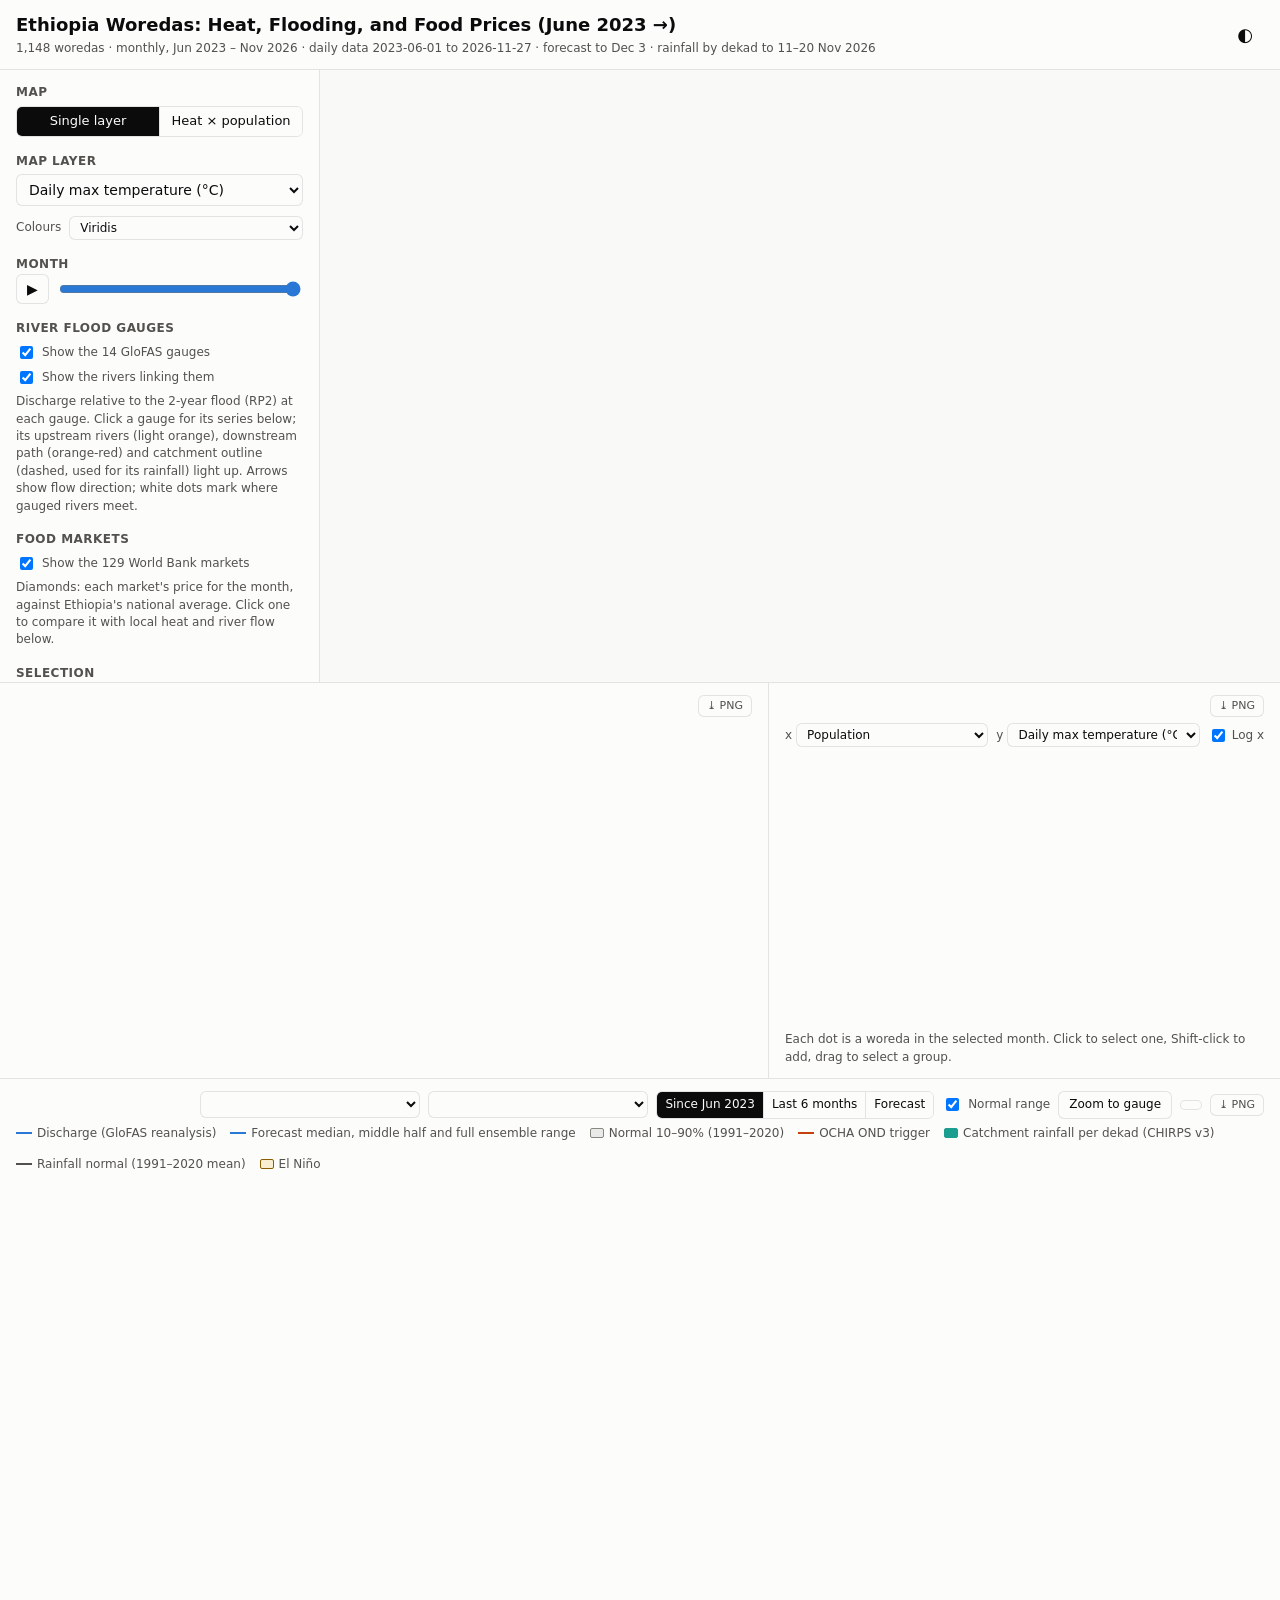
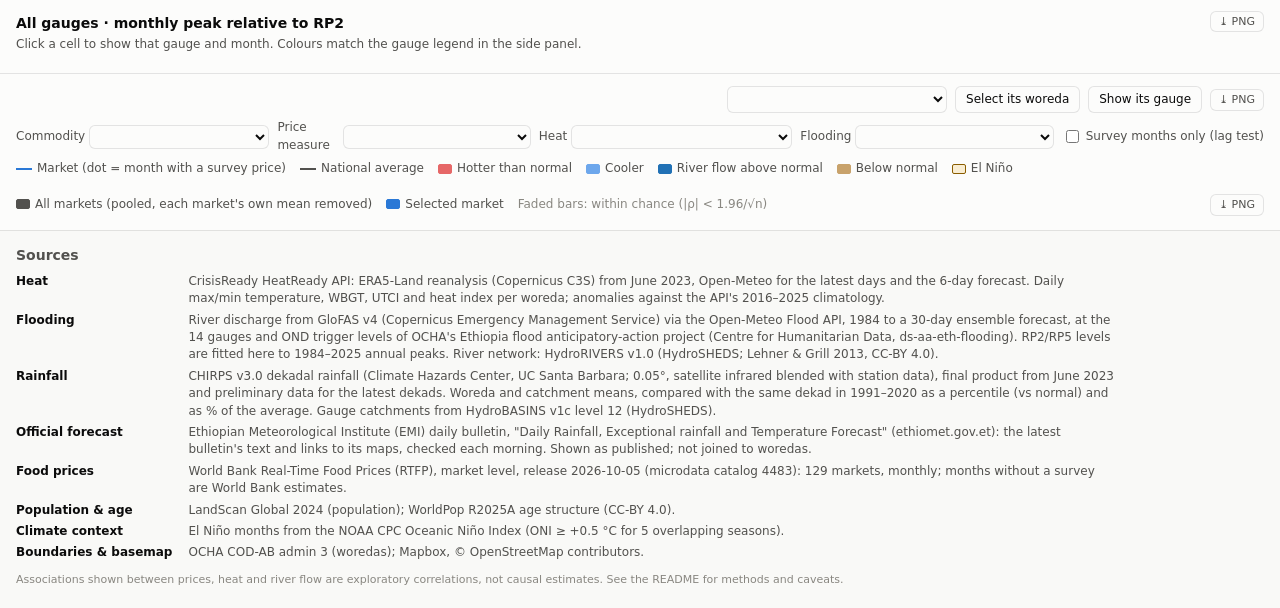
<file: index.html>
<!doctype html>
<html lang="en">
<head>
  <meta charset="utf-8">
  <meta name="viewport" content="width=device-width, initial-scale=1">
  <title>Ethiopia Woredas: Heat, Flooding, and Food Prices (June 2023 →)</title>
  <link href="https://api.mapbox.com/mapbox-gl-js/v3.7.0/mapbox-gl.css" rel="stylesheet">
  <link href="style.css?v=15" rel="stylesheet">
</head>
<body>
  <header>
    <div>
      <h1>Ethiopia Woredas: Heat, Flooding, and Food Prices (June 2023 →)</h1>
      <p class="sub" id="coverage"></p>
    </div>
    <button id="themeBtn" class="ghost" type="button" aria-label="Toggle light/dark">◐</button>
  </header>

  <main>
    <aside id="panel">
      <section>
        <span class="lbl">Map</span>
        <div class="seg" role="group" aria-label="Map mode">
          <button type="button" data-mode="single" aria-pressed="true">Single layer</button>
          <button type="button" data-mode="bi" aria-pressed="false">Heat × population</button>
        </div>
      </section>

      <section id="singleCtl">
        <label for="metric" class="lbl">Map layer</label>
        <select id="metric"></select>
        <p id="metricDesc" class="desc"></p>
        <div id="legend"></div>
        <label class="scheme"><span>Colours</span>
          <select id="scheme">
            <option value="viridis">Viridis</option>
            <option value="classic">Classic (by theme)</option>
          </select>
        </label>
      </section>

      <section id="biCtl" hidden>
        <label for="biY" class="lbl">Heat</label>
        <select id="biY" data-axis="y"></select>
        <label for="biX" class="lbl lblGap">Population or age</label>
        <select id="biX" data-axis="x"></select>
        <p class="desc">Each woreda is ranked into thirds on both. Dark woredas are among the hottest and the most populated.</p>
        <div id="bivLegend"></div>
        <div id="hotspots"></div>
      </section>

      <section id="timeCtl">
        <div class="row">
          <span class="lbl">Month</span>
          <span id="monthLabel" class="month"></span>
          <span id="partBadge" class="badge fc" hidden>Month to date</span>
          <span id="ensoBadge" class="badge" hidden>El Niño</span>
        </div>
        <div class="row">
          <button id="playBtn" type="button" aria-label="Play">▶</button>
          <input id="slider" type="range" min="0" step="1" aria-label="Month">
        </div>
      </section>
      <section id="dayCtl" hidden>
        <div class="row">
          <span class="lbl">Day</span>
          <span id="dayLabel" class="month"></span>
          <span id="fcBadge" class="badge fc" hidden>Forecast</span>
        </div>
        <div class="row">
          <input id="daySlider" type="range" min="0" step="1" aria-label="Day">
        </div>
      </section>
      <section id="dekCtl" hidden>
        <div class="row">
          <span class="lbl">Dekad</span>
          <span id="dekLabel" class="month"></span>
          <span id="dekBadge" class="badge" hidden>El Niño</span>
          <span id="dekPre" class="badge fc" hidden>Preliminary</span>
        </div>
        <div class="row">
          <button id="dekPlay" type="button" aria-label="Play">▶</button>
          <input id="dekSlider" type="range" min="0" step="1" aria-label="Dekad">
        </div>
      </section>
      <p id="staticNote" class="desc" hidden></p>

      <section id="gaugeCtl">
        <span class="lbl">River flood gauges</span>
        <label class="check"><input type="checkbox" id="showGauges" checked> Show the 14 GloFAS gauges</label>
        <label class="check" id="riverRow"><input type="checkbox" id="showRivers" checked> Show the rivers linking them</label>
        <div id="gaugeLegend"></div>
        <p class="desc">Discharge relative to the 2-year flood (RP2) at each gauge. Click a gauge for its series below; its upstream rivers (light orange), downstream path (orange-red) and catchment outline (dashed, used for its rainfall) light up. Arrows show flow direction; white dots mark where gauged rivers meet.</p>
      </section>

      <section id="marketCtl">
        <span class="lbl">Food markets</span>
        <label class="check"><input type="checkbox" id="showMarkets" checked> Show the 129 World Bank markets</label>
        <div id="marketLegend"></div>
        <p class="desc">Diamonds: each market's price for the month, against Ethiopia's national average. Click one to compare it with local heat and river flow below.</p>
      </section>

      <section>
        <label for="find" class="lbl">Selection</label>
        <input id="find" list="woredaList" placeholder="Find a woreda…" autocomplete="off">
        <datalist id="woredaList"></datalist>
        <label class="check"><input type="checkbox" id="addMode"> Add to selection</label>
      </section>

      <section id="detail"></section>
    </aside>

    <div id="mapWrap">
      <div id="map"></div>
      <div id="tip" hidden></div>
    </div>
  </main>

  <div id="bottom">
    <section id="chartWrap">
      <div class="chartHead">
        <h2 id="chartTitle"></h2>
        <div class="legendRow" id="chartLegend"></div>
        <button type="button" class="png" data-png="chart" title="Download this chart as PNG">PNG</button>
      </div>
      <div id="chart"></div>
      <div id="chartTip" class="ftip" hidden></div>
    </section>

    <section id="scatterWrap">
      <div class="chartHead">
        <h2 id="scatterTitle"></h2>
        <span id="rho" class="rho"></span>
        <button type="button" class="png" data-png="scatter" title="Download this scatterplot as PNG">PNG</button>
      </div>
      <div class="scatterCtl">
        <label><span>x</span><select id="sX" data-axis="x"></select></label>
        <label><span>y</span><select id="sY" data-axis="y"></select></label>
        <label class="check"><input type="checkbox" id="sLog" checked> Log x</label>
      </div>
      <div id="scatter"></div>
      <div id="scatterTip" class="ftip" hidden></div>
      <p class="desc">Each dot is a woreda in the selected month. Click to select one, Shift-click to add, drag to select a group.</p>
    </section>
  </div>

  <section id="emiWrap" hidden>
    <div class="chartHead">
      <div>
        <h2 id="emiTitle">EthioMet official forecast</h2>
        <div class="desc" id="emiWhere"></div>
      </div>
      <div class="floodCtl">
        <div class="seg" id="emiDays" role="group" aria-label="Forecast day"></div>
        <a id="emiLink" class="btnLink" target="_blank" rel="noopener">Open the bulletin ↗</a>
      </div>
    </div>
    <div id="emiGrid"></div>
    <p class="desc" id="emiNote"></p>
  </section>

  <section id="floodWrap">
    <div class="chartHead">
      <div>
        <h2 id="floodTitle"></h2>
        <div class="desc" id="floodWhere"></div>
        <div class="desc" id="floodLinks"></div>
      </div>
      <div class="floodCtl">
        <select id="gaugeSel" aria-label="Gauge"></select>
        <select id="gaugeCmp" aria-label="Compare with a connected gauge"></select>
        <div class="seg" id="floodRange" role="group" aria-label="Time range">
          <button type="button" data-range="all" aria-pressed="true">Since Jun 2023</button>
          <button type="button" data-range="recent" aria-pressed="false">Last 6 months</button>
          <button type="button" data-range="fc" aria-pressed="false">Forecast</button>
        </div>
        <label class="check"><input type="checkbox" id="showNormal" checked> Normal range</label>
        <button type="button" id="zoomGauge">Zoom to gauge</button>
        <button type="button" id="selZone"></button>
        <button type="button" class="png" data-png="flood" title="Download this chart as PNG">PNG</button>
      </div>
    </div>
    <div class="legendRow fleg">
      <span><i style="background:var(--accent)"></i>Discharge (GloFAS reanalysis)</span>
      <span><i style="background:var(--accent);height:0;border-top:2px dashed var(--accent)"></i>Forecast median, middle half and full ensemble range</span>
      <span><i class="box" style="background:var(--normal);border-color:var(--muted)"></i>Normal 10–90% (1991–2020)</span>
      <span id="cmpKey" hidden><i style="background:var(--cmp)"></i><span></span></span>
      <span><i style="background:var(--trigger)"></i>OCHA OND trigger</span>
      <span id="rainKey"><i class="box" style="background:var(--rain);border-color:var(--rain)"></i>Catchment rainfall per dekad (CHIRPS v3)</span>
      <span id="rainNorm"><i style="background:var(--ink-2);height:0;border-top:2px dashed var(--ink-2)"></i>Rainfall normal (1991–2020 mean)</span>
      <span><i class="box"></i>El Niño</span>
    </div>
    <div id="fchart"></div>
    <div id="fchartTip" class="ftip" hidden></div>
    <div id="floodStats"></div>
    <div class="chartHead stripHead">
      <h2 class="stripTitle">All gauges · monthly peak relative to RP2</h2>
      <button type="button" class="png" data-png="strip" title="Download this grid as PNG">PNG</button>
    </div>
    <p class="desc">Click a cell to show that gauge and month. Colours match the gauge legend in the side panel.</p>
    <div id="fstrip"></div>
    <div id="fstripTip" class="ftip" hidden></div>
    <p class="desc" id="floodSrc"></p>
  </section>

  <section id="foodWrap">
    <div class="chartHead">
      <div>
        <h2 id="foodTitle"></h2>
        <div class="desc" id="foodWhere"></div>
      </div>
      <div class="floodCtl">
        <select id="marketSel" aria-label="Market"></select>
        <button type="button" id="fpWoreda">Select its woreda</button>
        <button type="button" id="fpGauge">Show its gauge</button>
        <button type="button" class="png" data-png="food" title="Download this chart as PNG">PNG</button>
      </div>
    </div>
    <div class="scatterCtl fpCtl">
      <label><span>Commodity</span><select id="fpCom"></select></label>
      <label><span>Price measure</span><select id="fpMeas"></select></label>
      <label><span>Heat</span><select id="fpHeat"></select></label>
      <label><span>Flooding</span><select id="fpFlood"></select></label>
      <label class="check"><input type="checkbox" id="fpObs"> Survey months only (lag test)</label>
    </div>
    <div class="legendRow fleg">
      <span><i style="background:var(--accent)"></i>Market (dot = month with a survey price)</span>
      <span><i style="background:var(--national)"></i>National average</span>
      <span><i class="box" style="background:var(--warm);border-color:var(--warm)"></i>Hotter than normal</span>
      <span><i class="box" style="background:var(--cool);border-color:var(--cool)"></i>Cooler</span>
      <span><i class="box" style="background:var(--wet);border-color:var(--wet)"></i>River flow above normal</span>
      <span><i class="box" style="background:var(--dry);border-color:var(--dry)"></i>Below normal</span>
      <span><i class="box"></i>El Niño</span>
    </div>
    <div id="fpchart"></div>
    <div id="fpTip" class="ftip" hidden></div>
    <div class="lags">
      <div id="lagHeat"></div>
      <div id="lagFlood"></div>
    </div>
    <div class="legendRow fleg"><span><i class="box bAllKey"></i>All markets (pooled, each market's own mean removed)</span><span><i class="box bOneKey"></i>Selected market</span><span class="m">Faded bars: within chance (|ρ| &lt; 1.96/√n)</span><button type="button" class="png" data-png="lags" title="Download this pair of lag charts as PNG">PNG</button></div>
    <p class="desc" id="lagNote"></p>
    <p class="desc" id="foodSrc"></p>
  </section>

  <footer>
    <h2>Sources</h2>
    <dl class="sources">
      <dt>Heat</dt>
      <dd>CrisisReady HeatReady API: ERA5-Land reanalysis (Copernicus C3S) from June 2023, Open-Meteo for the latest days and the 6-day forecast. Daily max/min temperature, WBGT, UTCI and heat index per woreda; anomalies against the API's 2016–2025 climatology.</dd>
      <dt>Flooding</dt>
      <dd>River discharge from GloFAS v4 (Copernicus Emergency Management Service) via the Open-Meteo Flood API, 1984 to a 30-day ensemble forecast, at the 14 gauges and OND trigger levels of OCHA's Ethiopia flood anticipatory-action project (Centre for Humanitarian Data, ds-aa-eth-flooding). RP2/RP5 levels are fitted here to 1984–2025 annual peaks. River network: HydroRIVERS v1.0 (HydroSHEDS; Lehner &amp; Grill 2013, CC-BY 4.0).</dd>
      <dt>Rainfall</dt>
      <dd>CHIRPS v3.0 dekadal rainfall (Climate Hazards Center, UC Santa Barbara; 0.05°, satellite infrared blended with station data), final product from June 2023 and preliminary data for the latest dekads. Woreda and catchment means, compared with the same dekad in 1991–2020 as a percentile (vs normal) and as % of the average. Gauge catchments from HydroBASINS v1c level 12 (HydroSHEDS).</dd>
      <dt>Official forecast</dt>
      <dd>Ethiopian Meteorological Institute (EMI) daily bulletin, "Daily Rainfall, Exceptional rainfall and Temperature Forecast" (ethiomet.gov.et): the latest bulletin's text and links to its maps, checked each morning. Shown as published; not joined to woredas.</dd>
      <dt>Food prices</dt>
      <dd>World Bank Real-Time Food Prices (RTFP), market level, release <span id="fpRel">2026-10-05</span> (microdata catalog 4483): 129 markets, monthly; months without a survey are World Bank estimates.</dd>
      <dt>Population &amp; age</dt>
      <dd>LandScan Global 2024 (population); WorldPop R2025A age structure (CC-BY 4.0).</dd>
      <dt>Climate context</dt>
      <dd>El Niño months from the NOAA CPC Oceanic Niño Index (ONI ≥ +0.5 °C for 5 overlapping seasons).</dd>
      <dt>Boundaries &amp; basemap</dt>
      <dd>OCHA COD-AB admin 3 (woredas); Mapbox, © OpenStreetMap contributors.</dd>
    </dl>
    <p class="note">Associations shown between prices, heat and river flow are exploratory correlations, not causal estimates. See the README for methods and caveats.</p>
  </footer>

  <script src="https://api.mapbox.com/mapbox-gl-js/v3.7.0/mapbox-gl.js"></script>
  <script src="config.js"></script>
  <script src="data/geo.js?v=3"></script>
  <script src="data/rivers.js?v=202611041614"></script>
  <script src="data/food.js?v=202611280737"></script>
  <script src="data/flood.js?v=202611280737"></script>
  <script src="data/rain.js?v=202611280737"></script>
  <script src="data/ethiomet.js?v=202611280737"></script>
  <script src="data/data.js?v=202611280733"></script>
  <script src="app.js?v=29"></script>
</body>
</html>
</file>
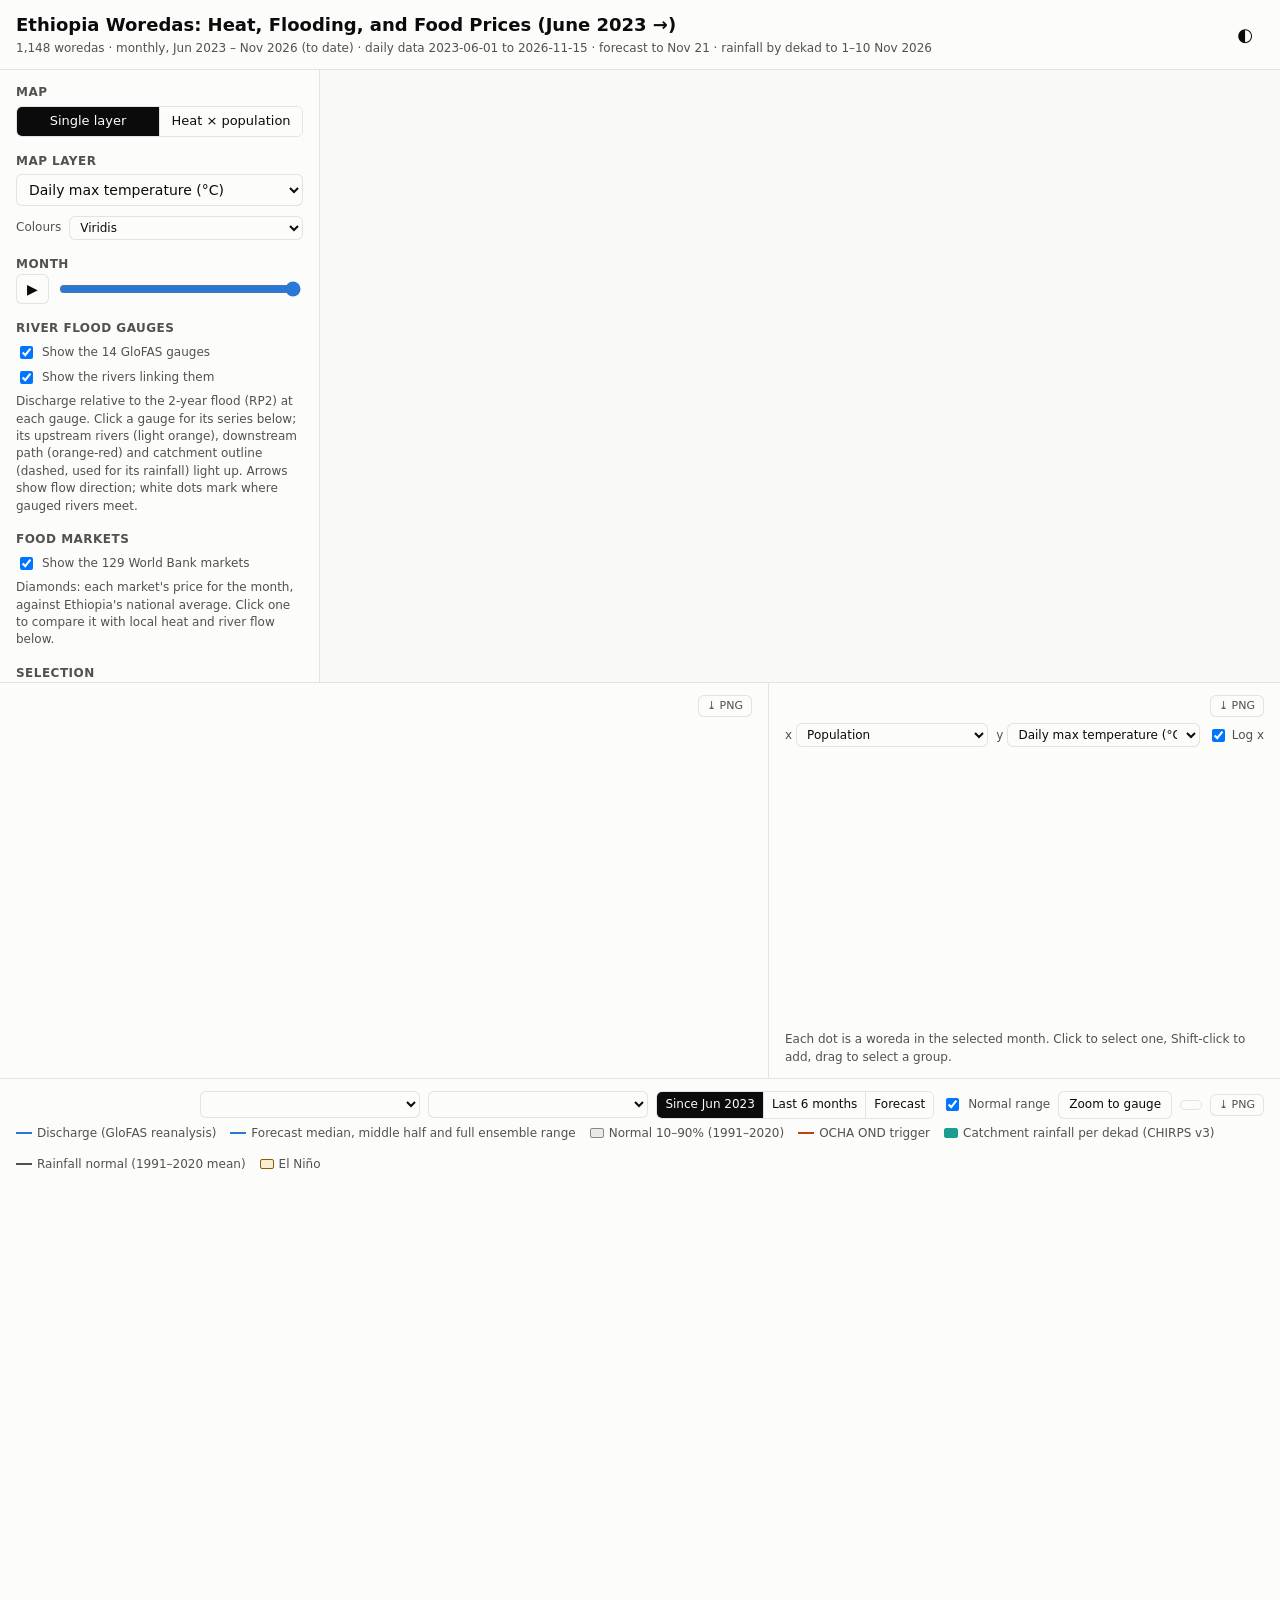
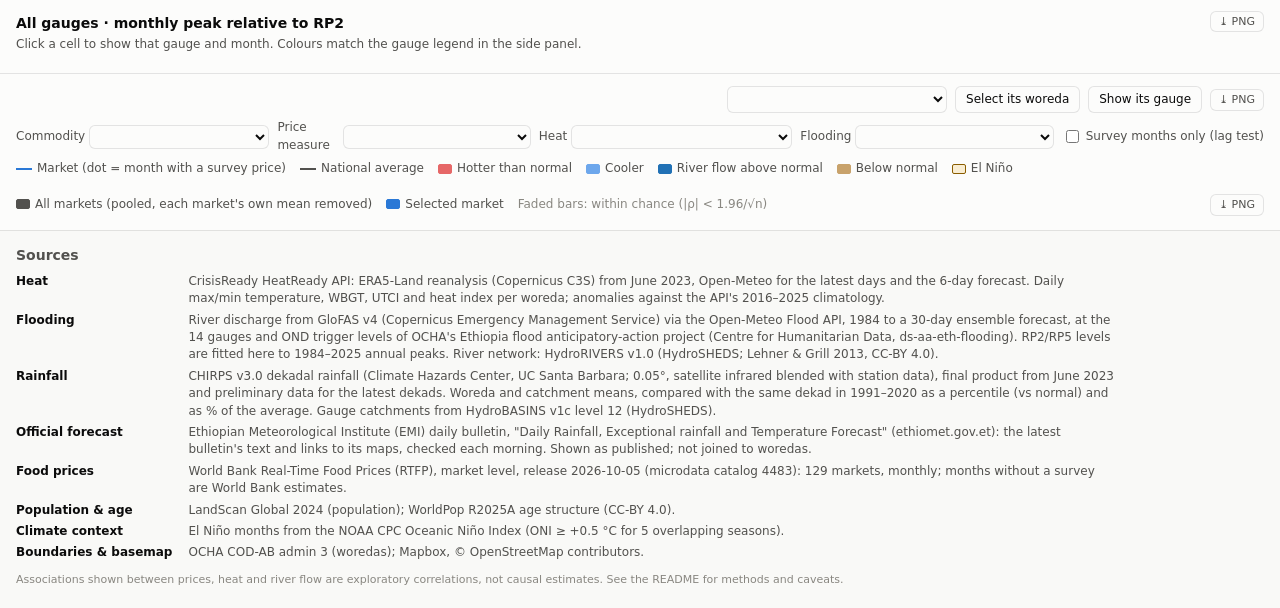
<file: app/index.html>
<!doctype html>
<html lang="en">
<head>
  <meta charset="utf-8">
  <meta name="viewport" content="width=device-width, initial-scale=1">
  <title>Ethiopia Woredas: Heat, Flooding, and Food Prices (June 2023 →)</title>
  <link href="https://api.mapbox.com/mapbox-gl-js/v3.7.0/mapbox-gl.css" rel="stylesheet">
  <link href="style.css?v=15" rel="stylesheet">
</head>
<body>
  <header>
    <div>
      <h1>Ethiopia Woredas: Heat, Flooding, and Food Prices (June 2023 →)</h1>
      <p class="sub" id="coverage"></p>
    </div>
    <button id="themeBtn" class="ghost" type="button" aria-label="Toggle light/dark">◐</button>
  </header>

  <main>
    <aside id="panel">
      <section>
        <span class="lbl">Map</span>
        <div class="seg" role="group" aria-label="Map mode">
          <button type="button" data-mode="single" aria-pressed="true">Single layer</button>
          <button type="button" data-mode="bi" aria-pressed="false">Heat × population</button>
        </div>
      </section>

      <section id="singleCtl">
        <label for="metric" class="lbl">Map layer</label>
        <select id="metric"></select>
        <p id="metricDesc" class="desc"></p>
        <div id="legend"></div>
        <label class="scheme"><span>Colours</span>
          <select id="scheme">
            <option value="viridis">Viridis</option>
            <option value="classic">Classic (by theme)</option>
          </select>
        </label>
      </section>

      <section id="biCtl" hidden>
        <label for="biY" class="lbl">Heat</label>
        <select id="biY" data-axis="y"></select>
        <label for="biX" class="lbl lblGap">Population or age</label>
        <select id="biX" data-axis="x"></select>
        <p class="desc">Each woreda is ranked into thirds on both. Dark woredas are among the hottest and the most populated.</p>
        <div id="bivLegend"></div>
        <div id="hotspots"></div>
      </section>

      <section id="timeCtl">
        <div class="row">
          <span class="lbl">Month</span>
          <span id="monthLabel" class="month"></span>
          <span id="partBadge" class="badge fc" hidden>Month to date</span>
          <span id="ensoBadge" class="badge" hidden>El Niño</span>
        </div>
        <div class="row">
          <button id="playBtn" type="button" aria-label="Play">▶</button>
          <input id="slider" type="range" min="0" step="1" aria-label="Month">
        </div>
      </section>
      <section id="dayCtl" hidden>
        <div class="row">
          <span class="lbl">Day</span>
          <span id="dayLabel" class="month"></span>
          <span id="fcBadge" class="badge fc" hidden>Forecast</span>
        </div>
        <div class="row">
          <input id="daySlider" type="range" min="0" step="1" aria-label="Day">
        </div>
      </section>
      <section id="dekCtl" hidden>
        <div class="row">
          <span class="lbl">Dekad</span>
          <span id="dekLabel" class="month"></span>
          <span id="dekBadge" class="badge" hidden>El Niño</span>
          <span id="dekPre" class="badge fc" hidden>Preliminary</span>
        </div>
        <div class="row">
          <button id="dekPlay" type="button" aria-label="Play">▶</button>
          <input id="dekSlider" type="range" min="0" step="1" aria-label="Dekad">
        </div>
      </section>
      <p id="staticNote" class="desc" hidden></p>

      <section id="gaugeCtl">
        <span class="lbl">River flood gauges</span>
        <label class="check"><input type="checkbox" id="showGauges" checked> Show the 14 GloFAS gauges</label>
        <label class="check" id="riverRow"><input type="checkbox" id="showRivers" checked> Show the rivers linking them</label>
        <div id="gaugeLegend"></div>
        <p class="desc">Discharge relative to the 2-year flood (RP2) at each gauge. Click a gauge for its series below; its upstream rivers (light orange), downstream path (orange-red) and catchment outline (dashed, used for its rainfall) light up. Arrows show flow direction; white dots mark where gauged rivers meet.</p>
      </section>

      <section id="marketCtl">
        <span class="lbl">Food markets</span>
        <label class="check"><input type="checkbox" id="showMarkets" checked> Show the 129 World Bank markets</label>
        <div id="marketLegend"></div>
        <p class="desc">Diamonds: each market's price for the month, against Ethiopia's national average. Click one to compare it with local heat and river flow below.</p>
      </section>

      <section>
        <label for="find" class="lbl">Selection</label>
        <input id="find" list="woredaList" placeholder="Find a woreda…" autocomplete="off">
        <datalist id="woredaList"></datalist>
        <label class="check"><input type="checkbox" id="addMode"> Add to selection</label>
      </section>

      <section id="detail"></section>
    </aside>

    <div id="mapWrap">
      <div id="map"></div>
      <div id="tip" hidden></div>
    </div>
  </main>

  <div id="bottom">
    <section id="chartWrap">
      <div class="chartHead">
        <h2 id="chartTitle"></h2>
        <div class="legendRow" id="chartLegend"></div>
        <button type="button" class="png" data-png="chart" title="Download this chart as PNG">PNG</button>
      </div>
      <div id="chart"></div>
      <div id="chartTip" class="ftip" hidden></div>
    </section>

    <section id="scatterWrap">
      <div class="chartHead">
        <h2 id="scatterTitle"></h2>
        <span id="rho" class="rho"></span>
        <button type="button" class="png" data-png="scatter" title="Download this scatterplot as PNG">PNG</button>
      </div>
      <div class="scatterCtl">
        <label><span>x</span><select id="sX" data-axis="x"></select></label>
        <label><span>y</span><select id="sY" data-axis="y"></select></label>
        <label class="check"><input type="checkbox" id="sLog" checked> Log x</label>
      </div>
      <div id="scatter"></div>
      <div id="scatterTip" class="ftip" hidden></div>
      <p class="desc">Each dot is a woreda in the selected month. Click to select one, Shift-click to add, drag to select a group.</p>
    </section>
  </div>

  <section id="emiWrap" hidden>
    <div class="chartHead">
      <div>
        <h2 id="emiTitle">EthioMet official forecast</h2>
        <div class="desc" id="emiWhere"></div>
      </div>
      <div class="floodCtl">
        <div class="seg" id="emiDays" role="group" aria-label="Forecast day"></div>
        <a id="emiLink" class="btnLink" target="_blank" rel="noopener">Open the bulletin ↗</a>
      </div>
    </div>
    <div id="emiGrid"></div>
    <p class="desc" id="emiNote"></p>
  </section>

  <section id="floodWrap">
    <div class="chartHead">
      <div>
        <h2 id="floodTitle"></h2>
        <div class="desc" id="floodWhere"></div>
        <div class="desc" id="floodLinks"></div>
      </div>
      <div class="floodCtl">
        <select id="gaugeSel" aria-label="Gauge"></select>
        <select id="gaugeCmp" aria-label="Compare with a connected gauge"></select>
        <div class="seg" id="floodRange" role="group" aria-label="Time range">
          <button type="button" data-range="all" aria-pressed="true">Since Jun 2023</button>
          <button type="button" data-range="recent" aria-pressed="false">Last 6 months</button>
          <button type="button" data-range="fc" aria-pressed="false">Forecast</button>
        </div>
        <label class="check"><input type="checkbox" id="showNormal" checked> Normal range</label>
        <button type="button" id="zoomGauge">Zoom to gauge</button>
        <button type="button" id="selZone"></button>
        <button type="button" class="png" data-png="flood" title="Download this chart as PNG">PNG</button>
      </div>
    </div>
    <div class="legendRow fleg">
      <span><i style="background:var(--accent)"></i>Discharge (GloFAS reanalysis)</span>
      <span><i style="background:var(--accent);height:0;border-top:2px dashed var(--accent)"></i>Forecast median, middle half and full ensemble range</span>
      <span><i class="box" style="background:var(--normal);border-color:var(--muted)"></i>Normal 10–90% (1991–2020)</span>
      <span id="cmpKey" hidden><i style="background:var(--cmp)"></i><span></span></span>
      <span><i style="background:var(--trigger)"></i>OCHA OND trigger</span>
      <span id="rainKey"><i class="box" style="background:var(--rain);border-color:var(--rain)"></i>Catchment rainfall per dekad (CHIRPS v3)</span>
      <span id="rainNorm"><i style="background:var(--ink-2);height:0;border-top:2px dashed var(--ink-2)"></i>Rainfall normal (1991–2020 mean)</span>
      <span><i class="box"></i>El Niño</span>
    </div>
    <div id="fchart"></div>
    <div id="fchartTip" class="ftip" hidden></div>
    <div id="floodStats"></div>
    <div class="chartHead stripHead">
      <h2 class="stripTitle">All gauges · monthly peak relative to RP2</h2>
      <button type="button" class="png" data-png="strip" title="Download this grid as PNG">PNG</button>
    </div>
    <p class="desc">Click a cell to show that gauge and month. Colours match the gauge legend in the side panel.</p>
    <div id="fstrip"></div>
    <div id="fstripTip" class="ftip" hidden></div>
    <p class="desc" id="floodSrc"></p>
  </section>

  <section id="foodWrap">
    <div class="chartHead">
      <div>
        <h2 id="foodTitle"></h2>
        <div class="desc" id="foodWhere"></div>
      </div>
      <div class="floodCtl">
        <select id="marketSel" aria-label="Market"></select>
        <button type="button" id="fpWoreda">Select its woreda</button>
        <button type="button" id="fpGauge">Show its gauge</button>
        <button type="button" class="png" data-png="food" title="Download this chart as PNG">PNG</button>
      </div>
    </div>
    <div class="scatterCtl fpCtl">
      <label><span>Commodity</span><select id="fpCom"></select></label>
      <label><span>Price measure</span><select id="fpMeas"></select></label>
      <label><span>Heat</span><select id="fpHeat"></select></label>
      <label><span>Flooding</span><select id="fpFlood"></select></label>
      <label class="check"><input type="checkbox" id="fpObs"> Survey months only (lag test)</label>
    </div>
    <div class="legendRow fleg">
      <span><i style="background:var(--accent)"></i>Market (dot = month with a survey price)</span>
      <span><i style="background:var(--national)"></i>National average</span>
      <span><i class="box" style="background:var(--warm);border-color:var(--warm)"></i>Hotter than normal</span>
      <span><i class="box" style="background:var(--cool);border-color:var(--cool)"></i>Cooler</span>
      <span><i class="box" style="background:var(--wet);border-color:var(--wet)"></i>River flow above normal</span>
      <span><i class="box" style="background:var(--dry);border-color:var(--dry)"></i>Below normal</span>
      <span><i class="box"></i>El Niño</span>
    </div>
    <div id="fpchart"></div>
    <div id="fpTip" class="ftip" hidden></div>
    <div class="lags">
      <div id="lagHeat"></div>
      <div id="lagFlood"></div>
    </div>
    <div class="legendRow fleg"><span><i class="box bAllKey"></i>All markets (pooled, each market's own mean removed)</span><span><i class="box bOneKey"></i>Selected market</span><span class="m">Faded bars: within chance (|ρ| &lt; 1.96/√n)</span><button type="button" class="png" data-png="lags" title="Download this pair of lag charts as PNG">PNG</button></div>
    <p class="desc" id="lagNote"></p>
    <p class="desc" id="foodSrc"></p>
  </section>

  <footer>
    <h2>Sources</h2>
    <dl class="sources">
      <dt>Heat</dt>
      <dd>CrisisReady HeatReady API: ERA5-Land reanalysis (Copernicus C3S) from June 2023, Open-Meteo for the latest days and the 6-day forecast. Daily max/min temperature, WBGT, UTCI and heat index per woreda; anomalies against the API's 2016–2025 climatology.</dd>
      <dt>Flooding</dt>
      <dd>River discharge from GloFAS v4 (Copernicus Emergency Management Service) via the Open-Meteo Flood API, 1984 to a 30-day ensemble forecast, at the 14 gauges and OND trigger levels of OCHA's Ethiopia flood anticipatory-action project (Centre for Humanitarian Data, ds-aa-eth-flooding). RP2/RP5 levels are fitted here to 1984–2025 annual peaks. River network: HydroRIVERS v1.0 (HydroSHEDS; Lehner &amp; Grill 2013, CC-BY 4.0).</dd>
      <dt>Rainfall</dt>
      <dd>CHIRPS v3.0 dekadal rainfall (Climate Hazards Center, UC Santa Barbara; 0.05°, satellite infrared blended with station data), final product from June 2023 and preliminary data for the latest dekads. Woreda and catchment means, compared with the same dekad in 1991–2020 as a percentile (vs normal) and as % of the average. Gauge catchments from HydroBASINS v1c level 12 (HydroSHEDS).</dd>
      <dt>Official forecast</dt>
      <dd>Ethiopian Meteorological Institute (EMI) daily bulletin, "Daily Rainfall, Exceptional rainfall and Temperature Forecast" (ethiomet.gov.et): the latest bulletin's text and links to its maps, checked each morning. Shown as published; not joined to woredas.</dd>
      <dt>Food prices</dt>
      <dd>World Bank Real-Time Food Prices (RTFP), market level, release <span id="fpRel">2026-10-05</span> (microdata catalog 4483): 129 markets, monthly; months without a survey are World Bank estimates.</dd>
      <dt>Population &amp; age</dt>
      <dd>LandScan Global 2024 (population); WorldPop R2025A age structure (CC-BY 4.0).</dd>
      <dt>Climate context</dt>
      <dd>El Niño months from the NOAA CPC Oceanic Niño Index (ONI ≥ +0.5 °C for 5 overlapping seasons).</dd>
      <dt>Boundaries &amp; basemap</dt>
      <dd>OCHA COD-AB admin 3 (woredas); Mapbox, © OpenStreetMap contributors.</dd>
    </dl>
    <p class="note">Associations shown between prices, heat and river flow are exploratory correlations, not causal estimates. See the README for methods and caveats.</p>
  </footer>

  <script src="https://api.mapbox.com/mapbox-gl-js/v3.7.0/mapbox-gl.js"></script>
  <script src="config.js"></script>
  <script src="data/geo.js?v=3"></script>
  <script src="data/rivers.js?v=202611041614"></script>
  <script src="data/food.js?v=202611160737"></script>
  <script src="data/flood.js?v=202611160737"></script>
  <script src="data/rain.js?v=202611160741"></script>
  <script src="data/ethiomet.js?v=202611160741"></script>
  <script src="data/data.js?v=202611160733"></script>
  <script src="app.js?v=29"></script>
</body>
</html>
</file>
<file: style.css>
:root {
  color-scheme: light;
  --page: #f9f9f7;
  --surface: #fcfcfb;
  --ink: #0b0b0b;
  --ink-2: #52514e;
  --muted: #898781;
  --grid: #e1e0d9;
  --axis: #c3c2b7;
  --border: rgba(11, 11, 11, 0.10);
  --accent: #2a78d6;
  --national: #52514e;
  --enso: rgba(237, 161, 0, 0.16);
  --enso-ink: #8a5d00;
  --nodata: #d6d5cf;
  --dot: rgba(82, 81, 78, 0.42);
  --brush: rgba(42, 120, 214, 0.12);
  --fc-iqr: rgba(42, 120, 214, 0.26);
  --normal: rgba(137, 135, 129, 0.16);
  --trigger: #c2410c;
  --warm: #e66767;
  --cool: #6da7ec;
  --wet: #2171b5;
  --dry: #c8a26b;
  --cmp: #d97706;
  --rain: #1b9e8f;
  --lag-all: #52514e;
}
@media (prefers-color-scheme: dark) {
  :root:not([data-theme="light"]) {
    color-scheme: dark;
    --page: #0d0d0d;
    --surface: #1a1a19;
    --ink: #f0efec;
    --ink-2: #c3c2b7;
    --muted: #898781;
    --grid: #2c2c2a;
    --axis: #383835;
    --border: rgba(255, 255, 255, 0.10);
    --accent: #3987e5;
    --national: #c3c2b7;
    --enso: rgba(201, 133, 0, 0.22);
    --enso-ink: #f0c060;
    --nodata: #383835;
    --dot: rgba(195, 194, 183, 0.40);
    --brush: rgba(57, 135, 229, 0.18);
    --fc-iqr: rgba(57, 135, 229, 0.34);
    --normal: rgba(195, 194, 183, 0.14);
    --trigger: #fb923c;
    --warm: #e66767;
    --cool: #6da7ec;
    --wet: #4a98d8;
    --dry: #c8a26b;
    --cmp: #d97706;
    --rain: #3fbfae;
    --lag-all: #c3c2b7;
  }
}
:root[data-theme="dark"] {
  color-scheme: dark;
  --page: #0d0d0d;
  --surface: #1a1a19;
  --ink: #f0efec;
  --ink-2: #c3c2b7;
  --muted: #898781;
  --grid: #2c2c2a;
  --axis: #383835;
  --border: rgba(255, 255, 255, 0.10);
  --accent: #3987e5;
  --national: #c3c2b7;
  --enso: rgba(201, 133, 0, 0.22);
  --enso-ink: #f0c060;
  --nodata: #383835;
  --dot: rgba(195, 194, 183, 0.40);
  --brush: rgba(57, 135, 229, 0.18);
  --fc-iqr: rgba(57, 135, 229, 0.34);
  --normal: rgba(195, 194, 183, 0.14);
  --trigger: #fb923c;
  --warm: #e66767;
  --cool: #6da7ec;
  --wet: #4a98d8;
  --dry: #c8a26b;
  --cmp: #d97706;
  --rain: #3fbfae;
  --lag-all: #c3c2b7;
}

* { box-sizing: border-box; }
html, body { margin: 0; }
body {
  background: var(--page);
  color: var(--ink);
  font: 14px/1.45 system-ui, -apple-system, "Segoe UI", sans-serif;
}
header {
  display: flex; justify-content: space-between; align-items: center;
  padding: 12px 16px; border-bottom: 1px solid var(--border); background: var(--surface);
}
h1 { font-size: 18px; margin: 0; font-weight: 600; }
h2 { font-size: 14px; margin: 0; font-weight: 600; }
.sub { margin: 2px 0 0; color: var(--ink-2); font-size: 12px; }
button {
  font: inherit; color: var(--ink); background: var(--surface); border: 1px solid var(--border);
  border-radius: 6px; padding: 4px 10px; cursor: pointer;
}
button.ghost { border-color: transparent; font-size: 18px; }
select, input[list] {
  width: 100%; font: inherit; padding: 6px 8px; border-radius: 6px;
  border: 1px solid var(--border); background: var(--surface); color: var(--ink);
}

main { display: flex; height: min(68vh, 720px); min-height: 420px; }
#panel {
  width: 320px; flex: none; overflow-y: auto; padding: 14px 16px;
  background: var(--surface); border-right: 1px solid var(--border);
}
#panel section { margin-bottom: 16px; }
.lbl { font-size: 12px; color: var(--ink-2); font-weight: 600; text-transform: uppercase; letter-spacing: .04em; display: block; margin-bottom: 4px; }
.desc { color: var(--ink-2); font-size: 12px; margin: 6px 0; }
.hint { color: var(--muted); font-size: 13px; }
.row { display: flex; align-items: center; gap: 8px; }
.row .lbl { margin: 0; }
.month { font-weight: 600; font-variant-numeric: tabular-nums; }
.badge {
  font-size: 11px; font-weight: 600; padding: 1px 7px; border-radius: 10px;
  background: var(--enso); color: var(--enso-ink); border: 1px solid var(--enso-ink);
}
#slider { flex: 1; accent-color: var(--accent); }

#legend { margin-top: 8px; }
.legBar { display: flex; height: 10px; border-radius: 3px; overflow: hidden; gap: 2px; }
.legBar span { flex: 1; }
.legTicks { display: flex; justify-content: space-between; font-size: 11px; color: var(--ink-2); margin-top: 3px; font-variant-numeric: tabular-nums; }
.legNo { display: flex; align-items: center; gap: 6px; font-size: 11px; color: var(--muted); margin-top: 4px; }
.legNo i { width: 12px; height: 10px; background: var(--nodata); border-radius: 2px; display: inline-block; }

#detail h3 { margin: 0; font-size: 16px; }
#detail .where { color: var(--ink-2); font-size: 12px; margin-bottom: 8px; }
#detail table { width: 100%; border-collapse: collapse; font-size: 12px; }
#detail td { padding: 3px 0; border-bottom: 1px solid var(--grid); }
#detail td:last-child { text-align: right; font-variant-numeric: tabular-nums; color: var(--ink); }
#detail td:first-child { color: var(--ink-2); }
#detail .grp td { color: var(--muted); font-weight: 600; text-transform: uppercase; font-size: 10px; letter-spacing: .05em; padding-top: 10px; border: 0; }
#detail button { font-size: 12px; }

#mapWrap { flex: 1; position: relative; min-width: 0; }
#map { position: absolute; inset: 0; }
#tip, .ftip {
  position: absolute; pointer-events: none; z-index: 5;
  background: var(--surface); color: var(--ink); border: 1px solid var(--border);
  border-radius: 6px; padding: 6px 8px; font-size: 12px; box-shadow: 0 2px 8px rgba(0,0,0,.12);
  white-space: nowrap;
}
#tip b, .ftip b { font-weight: 600; }
#tip .m, .ftip .m { color: var(--ink-2); }
#tip i.sw, .ftip i.sw { display: inline-block; width: 10px; height: 10px; border-radius: 2px; margin-right: 4px; vertical-align: -1px; }

#bottom {
  display: grid; grid-template-columns: minmax(0, 3fr) minmax(0, 2fr);
  background: var(--surface); border-top: 1px solid var(--border);
}
#chartWrap, #scatterWrap { position: relative; padding: 12px 16px 4px; min-width: 0; }
#scatterWrap { border-left: 1px solid var(--border); }
#scatterWrap .desc { margin: 2px 0 8px; }
.chartHead { display: flex; justify-content: space-between; align-items: center; flex-wrap: wrap; gap: 8px; }
.legendRow { display: flex; gap: 14px; font-size: 12px; color: var(--ink-2); align-items: center; }
.legendRow i { display: inline-block; width: 16px; height: 2px; vertical-align: middle; margin-right: 5px; }
.legendRow i.box { height: 10px; width: 14px; background: var(--enso); border: 1px solid var(--enso-ink); border-radius: 2px; }
#chart, #scatter { height: 280px; }
#chart svg, #scatter svg { display: block; width: 100%; height: 100%; }
#chart text, #scatter text { fill: var(--muted); font-size: 11px; font-variant-numeric: tabular-nums; }
#chart .ensoLbl { fill: var(--enso-ink); font-weight: 600; }
#scatter .axTitle { fill: var(--ink-2); font-weight: 600; }
#scatter svg { touch-action: none; }
.scatterCtl { display: flex; gap: 8px; align-items: center; margin: 6px 0 2px; flex-wrap: wrap; }
.scatterCtl label { display: flex; align-items: center; gap: 4px; font-size: 12px; color: var(--ink-2); }
.scatterCtl label:not(.check) { flex: 1; min-width: 140px; }
.scatterCtl select { padding: 3px 6px; font-size: 12px; }
.rho { font-size: 12px; color: var(--ink-2); font-variant-numeric: tabular-nums; }

/* map mode switch */
.seg { display: flex; border: 1px solid var(--border); border-radius: 6px; overflow: hidden; }
.seg button { flex: 1; border: 0; border-radius: 0; padding: 5px 8px; font-size: 13px; }
.seg button + button { border-left: 1px solid var(--border); }
.seg button[aria-pressed="true"] { background: var(--ink); color: var(--surface); }
.lblGap { margin-top: 10px; }
.scheme { display: flex; align-items: center; gap: 8px; margin-top: 10px; font-size: 12px; color: var(--ink-2); }
.scheme select { width: auto; flex: 1; padding: 3px 6px; font-size: 12px; }
.check { display: flex; align-items: center; gap: 6px; font-size: 12px; color: var(--ink-2); margin-top: 6px; cursor: pointer; }
.scatterCtl .check { margin-top: 0; }

/* bivariate legend: 3x3 cells, population rows (high on top) by heat columns */
.biv { display: grid; grid-template-columns: auto repeat(3, 34px); gap: 2px; align-items: center; margin: 8px 0 4px; font-size: 10px; color: var(--ink-2); font-variant-numeric: tabular-nums; }
.biv .c { height: 24px; border-radius: 2px; }
.biv .yl { text-align: right; padding-right: 6px; white-space: nowrap; }
.biv .xl { text-align: center; white-space: nowrap; overflow: hidden; text-overflow: ellipsis; }
.bivAxes { display: flex; justify-content: space-between; font-size: 11px; color: var(--ink-2); }
.hot { margin-top: 10px; }
.hot p { margin: 0 0 6px; font-size: 12px; color: var(--ink-2); }
.hot ol { margin: 0 0 6px; padding-left: 20px; font-size: 12px; }
.hot li { padding: 2px 0; cursor: pointer; }
.hot li:hover span.n { text-decoration: underline; }
.hot li .v { float: right; color: var(--ink-2); font-variant-numeric: tabular-nums; }

/* selection */
.chips { display: flex; flex-wrap: wrap; gap: 4px; margin: 6px 0 8px; max-height: 120px; overflow-y: auto; }
.chip { font-size: 11px; padding: 1px 2px 1px 8px; border-radius: 10px; background: var(--grid); display: inline-flex; align-items: center; }
#detail .chip button { border: 0; background: none; padding: 0 5px; margin: 0; font-size: 13px; line-height: 1; color: var(--ink-2); }
#detail .btns { display: flex; flex-wrap: wrap; gap: 6px; margin-top: 8px; }
#detail .btns button { margin: 0; }
.boxdraw { position: absolute; border: 1px dashed var(--ink); background: var(--brush); pointer-events: none; z-index: 4; }

footer { padding: 14px 16px 20px; color: var(--ink-2); font-size: 12px; border-top: 1px solid var(--border); }
footer h2 { margin-bottom: 8px; }
.sources { display: grid; grid-template-columns: max-content minmax(0, 1fr); gap: 4px 16px; margin: 0; max-width: 1100px; }
.sources dt { font-weight: 600; color: var(--ink); }
.sources dd { margin: 0; }
footer .note { color: var(--muted); margin: 10px 0 0; font-size: 11px; }
@media (max-width: 760px) { .sources { grid-template-columns: minmax(0, 1fr); } .sources dd { margin-bottom: 6px; } }

@media (max-width: 760px) {
  main { flex-direction: column; height: auto; }
  #panel { width: 100%; border-right: 0; border-bottom: 1px solid var(--border); }
  #mapWrap { flex: none; height: 60vh; }
  #chart, #scatter { height: 240px; }
}
@media (max-width: 1000px) {
  #bottom { grid-template-columns: minmax(0, 1fr); }
  #scatterWrap { border-left: 0; border-top: 1px solid var(--border); }
}

.badge.fc { background: var(--brush); color: var(--accent); border-color: var(--accent); }
#daySlider { flex: 1; accent-color: var(--accent); }
#chart .fcLbl { fill: var(--accent); font-weight: 600; }

/* flood gauges */
#gaugeLegend { margin-top: 6px; font-size: 12px; color: var(--ink-2); }
.gPeriod { font-weight: 600; color: var(--ink); margin-bottom: 2px; }
.gRow { display: flex; align-items: center; gap: 8px; padding: 1px 0; }
.gRow i { display: inline-block; border-radius: 50%; border: 1.2px solid #0b0b0b; flex: none; }
.gRow span { margin-left: auto; font-variant-numeric: tabular-nums; }
#floodWrap { position: relative; padding: 12px 16px 8px; background: var(--surface); border-top: 1px solid var(--border); }
#floodWrap .desc { margin: 2px 0 6px; }
.floodCtl { display: flex; flex-wrap: wrap; gap: 8px; align-items: center; }
.floodCtl select { width: auto; min-width: 220px; padding: 4px 6px; font-size: 13px; }
.floodCtl .seg button { font-size: 12px; padding: 4px 8px; white-space: nowrap; flex: none; }
@media (max-width: 760px) { .floodCtl select { min-width: 0; width: 100%; } #floodStats { grid-template-columns: repeat(2, minmax(0, 1fr)); } }
.floodCtl .check { margin-top: 0; }
.floodCtl > button { font-size: 12px; }
.fleg { flex-wrap: wrap; margin: 6px 0 2px; }
#fchart { height: 412px; }
#fchart svg, #fstrip svg { display: block; }
#fchart svg { width: 100%; height: 100%; }
#fchart text, #fstrip text { fill: var(--muted); font-size: 11px; font-variant-numeric: tabular-nums; }
#fchart .ensoLbl, #fstrip .ensoLbl { fill: var(--enso-ink); font-weight: 600; }
#fchart .fcLbl { fill: var(--accent); font-weight: 600; }
#fchart .trgLbl { fill: var(--trigger); font-weight: 600; }
#fstrip text.on { fill: var(--ink); font-weight: 600; }
#fstrip { overflow-x: auto; margin-bottom: 6px; }
#fstrip rect[data-t], #fstrip text[data-r] { cursor: pointer; }
#floodStats { display: grid; grid-template-columns: repeat(auto-fit, minmax(170px, 1fr)); gap: 8px; margin: 8px 0 14px; }
.fcard { border: 1px solid var(--border); border-radius: 8px; padding: 8px 10px; display: flex; flex-direction: column; gap: 2px; }
.fcard .lbl { margin: 0; font-size: 10px; }
.fcard b { font-size: 16px; font-weight: 600; font-variant-numeric: tabular-nums; }
.fcard .m { font-size: 11px; color: var(--ink-2); }
.fcard .vs { font-size: 11px; font-weight: 400; color: var(--ink-2); }
.stripTitle { margin-top: 4px; }

/* food prices */
#foodWrap { position: relative; padding: 12px 16px 8px; background: var(--surface); border-top: 1px solid var(--border); }
#foodWrap .desc { margin: 2px 0 6px; }
.fpCtl label { min-width: 170px; }
#fpchart svg, .lags svg { display: block; width: 100%; }
#fpchart text, .lags text { fill: var(--muted); font-size: 11px; font-variant-numeric: tabular-nums; }
#fpchart .pTitle, .lags .pTitle { fill: var(--ink-2); font-weight: 600; }
#fpchart .ensoLbl { fill: var(--enso-ink); font-weight: 600; }
.lags { display: grid; grid-template-columns: repeat(auto-fit, minmax(280px, 1fr)); gap: 16px; margin-top: 10px; }
.lags .bAll { fill: var(--lag-all); }
.lags .bOne { fill: var(--accent); }
.legendRow i.bAllKey { background: var(--lag-all); border-color: var(--lag-all); }
.legendRow i.bOneKey { background: var(--accent); border-color: var(--accent); }
.legendRow .m { color: var(--muted); }

#floodLinks { color: var(--ink); }
#gaugeCmp:disabled { opacity: .5; }

/* PNG export buttons */
button.png { font-size: 11px; padding: 2px 8px; color: var(--ink-2); white-space: nowrap; }
button.png::before { content: "⤓ "; }
button.png:disabled { opacity: .6; cursor: progress; }
.chartHead button.png { margin-left: auto; }
.legendRow button.png { margin-left: auto; }
.stripHead { margin-top: 4px; }
.mapboxgl-ctrl-group button.mapPng { width: auto; padding: 0 7px; font-size: 11px; font-weight: 600; color: #333; }
.mapboxgl-ctrl-group button.mapPng::before { content: ""; }

/* CHIRPS rainfall panel under the discharge chart */
#fchart .rainLbl { fill: var(--ink-2); font-weight: 600; }

/* EthioMet bulletin panel */
#emiWrap { position: relative; padding: 12px 16px 8px; background: var(--surface); border-top: 1px solid var(--border); }
#emiWrap .desc { margin: 2px 0 6px; }
#emiDays button { white-space: nowrap; }
.btnLink { font-size: 13px; padding: 5px 10px; border: 1px solid var(--border); border-radius: 6px; color: var(--ink); text-decoration: none; white-space: nowrap; }
.btnLink:hover { background: var(--page); }
#emiGrid { display: grid; grid-template-columns: repeat(auto-fit, minmax(230px, 1fr)); gap: 10px; margin: 8px 0 4px; }
.emiCard { border: 1px solid var(--border); border-radius: 6px; padding: 8px 10px; display: flex; flex-direction: column; }
.emiCard .grp { font-size: 10px; color: var(--muted); font-weight: 600; text-transform: uppercase; letter-spacing: .05em; }
.emiCard h3 { margin: 1px 0 4px; font-size: 14px; }
.emiCard p { margin: 0 0 6px; font-size: 13px; line-height: 1.45; flex: 1; }
.emiCard .foot { display: flex; justify-content: space-between; gap: 8px; font-size: 11px; color: var(--muted); }
.emiCard .foot a { font-size: 12px; white-space: nowrap; color: var(--accent); }
.emiCard p.none { color: var(--muted); font-style: italic; }
</file>
<file: app/style.css>
:root {
  color-scheme: light;
  --page: #f9f9f7;
  --surface: #fcfcfb;
  --ink: #0b0b0b;
  --ink-2: #52514e;
  --muted: #898781;
  --grid: #e1e0d9;
  --axis: #c3c2b7;
  --border: rgba(11, 11, 11, 0.10);
  --accent: #2a78d6;
  --national: #52514e;
  --enso: rgba(237, 161, 0, 0.16);
  --enso-ink: #8a5d00;
  --nodata: #d6d5cf;
  --dot: rgba(82, 81, 78, 0.42);
  --brush: rgba(42, 120, 214, 0.12);
  --fc-iqr: rgba(42, 120, 214, 0.26);
  --normal: rgba(137, 135, 129, 0.16);
  --trigger: #c2410c;
  --warm: #e66767;
  --cool: #6da7ec;
  --wet: #2171b5;
  --dry: #c8a26b;
  --cmp: #d97706;
  --rain: #1b9e8f;
  --lag-all: #52514e;
}
@media (prefers-color-scheme: dark) {
  :root:not([data-theme="light"]) {
    color-scheme: dark;
    --page: #0d0d0d;
    --surface: #1a1a19;
    --ink: #f0efec;
    --ink-2: #c3c2b7;
    --muted: #898781;
    --grid: #2c2c2a;
    --axis: #383835;
    --border: rgba(255, 255, 255, 0.10);
    --accent: #3987e5;
    --national: #c3c2b7;
    --enso: rgba(201, 133, 0, 0.22);
    --enso-ink: #f0c060;
    --nodata: #383835;
    --dot: rgba(195, 194, 183, 0.40);
    --brush: rgba(57, 135, 229, 0.18);
    --fc-iqr: rgba(57, 135, 229, 0.34);
    --normal: rgba(195, 194, 183, 0.14);
    --trigger: #fb923c;
    --warm: #e66767;
    --cool: #6da7ec;
    --wet: #4a98d8;
    --dry: #c8a26b;
    --cmp: #d97706;
    --rain: #3fbfae;
    --lag-all: #c3c2b7;
  }
}
:root[data-theme="dark"] {
  color-scheme: dark;
  --page: #0d0d0d;
  --surface: #1a1a19;
  --ink: #f0efec;
  --ink-2: #c3c2b7;
  --muted: #898781;
  --grid: #2c2c2a;
  --axis: #383835;
  --border: rgba(255, 255, 255, 0.10);
  --accent: #3987e5;
  --national: #c3c2b7;
  --enso: rgba(201, 133, 0, 0.22);
  --enso-ink: #f0c060;
  --nodata: #383835;
  --dot: rgba(195, 194, 183, 0.40);
  --brush: rgba(57, 135, 229, 0.18);
  --fc-iqr: rgba(57, 135, 229, 0.34);
  --normal: rgba(195, 194, 183, 0.14);
  --trigger: #fb923c;
  --warm: #e66767;
  --cool: #6da7ec;
  --wet: #4a98d8;
  --dry: #c8a26b;
  --cmp: #d97706;
  --rain: #3fbfae;
  --lag-all: #c3c2b7;
}

* { box-sizing: border-box; }
html, body { margin: 0; }
body {
  background: var(--page);
  color: var(--ink);
  font: 14px/1.45 system-ui, -apple-system, "Segoe UI", sans-serif;
}
header {
  display: flex; justify-content: space-between; align-items: center;
  padding: 12px 16px; border-bottom: 1px solid var(--border); background: var(--surface);
}
h1 { font-size: 18px; margin: 0; font-weight: 600; }
h2 { font-size: 14px; margin: 0; font-weight: 600; }
.sub { margin: 2px 0 0; color: var(--ink-2); font-size: 12px; }
button {
  font: inherit; color: var(--ink); background: var(--surface); border: 1px solid var(--border);
  border-radius: 6px; padding: 4px 10px; cursor: pointer;
}
button.ghost { border-color: transparent; font-size: 18px; }
select, input[list] {
  width: 100%; font: inherit; padding: 6px 8px; border-radius: 6px;
  border: 1px solid var(--border); background: var(--surface); color: var(--ink);
}

main { display: flex; height: min(68vh, 720px); min-height: 420px; }
#panel {
  width: 320px; flex: none; overflow-y: auto; padding: 14px 16px;
  background: var(--surface); border-right: 1px solid var(--border);
}
#panel section { margin-bottom: 16px; }
.lbl { font-size: 12px; color: var(--ink-2); font-weight: 600; text-transform: uppercase; letter-spacing: .04em; display: block; margin-bottom: 4px; }
.desc { color: var(--ink-2); font-size: 12px; margin: 6px 0; }
.hint { color: var(--muted); font-size: 13px; }
.row { display: flex; align-items: center; gap: 8px; }
.row .lbl { margin: 0; }
.month { font-weight: 600; font-variant-numeric: tabular-nums; }
.badge {
  font-size: 11px; font-weight: 600; padding: 1px 7px; border-radius: 10px;
  background: var(--enso); color: var(--enso-ink); border: 1px solid var(--enso-ink);
}
#slider { flex: 1; accent-color: var(--accent); }

#legend { margin-top: 8px; }
.legBar { display: flex; height: 10px; border-radius: 3px; overflow: hidden; gap: 2px; }
.legBar span { flex: 1; }
.legTicks { display: flex; justify-content: space-between; font-size: 11px; color: var(--ink-2); margin-top: 3px; font-variant-numeric: tabular-nums; }
.legNo { display: flex; align-items: center; gap: 6px; font-size: 11px; color: var(--muted); margin-top: 4px; }
.legNo i { width: 12px; height: 10px; background: var(--nodata); border-radius: 2px; display: inline-block; }

#detail h3 { margin: 0; font-size: 16px; }
#detail .where { color: var(--ink-2); font-size: 12px; margin-bottom: 8px; }
#detail table { width: 100%; border-collapse: collapse; font-size: 12px; }
#detail td { padding: 3px 0; border-bottom: 1px solid var(--grid); }
#detail td:last-child { text-align: right; font-variant-numeric: tabular-nums; color: var(--ink); }
#detail td:first-child { color: var(--ink-2); }
#detail .grp td { color: var(--muted); font-weight: 600; text-transform: uppercase; font-size: 10px; letter-spacing: .05em; padding-top: 10px; border: 0; }
#detail button { font-size: 12px; }

#mapWrap { flex: 1; position: relative; min-width: 0; }
#map { position: absolute; inset: 0; }
#tip, .ftip {
  position: absolute; pointer-events: none; z-index: 5;
  background: var(--surface); color: var(--ink); border: 1px solid var(--border);
  border-radius: 6px; padding: 6px 8px; font-size: 12px; box-shadow: 0 2px 8px rgba(0,0,0,.12);
  white-space: nowrap;
}
#tip b, .ftip b { font-weight: 600; }
#tip .m, .ftip .m { color: var(--ink-2); }
#tip i.sw, .ftip i.sw { display: inline-block; width: 10px; height: 10px; border-radius: 2px; margin-right: 4px; vertical-align: -1px; }

#bottom {
  display: grid; grid-template-columns: minmax(0, 3fr) minmax(0, 2fr);
  background: var(--surface); border-top: 1px solid var(--border);
}
#chartWrap, #scatterWrap { position: relative; padding: 12px 16px 4px; min-width: 0; }
#scatterWrap { border-left: 1px solid var(--border); }
#scatterWrap .desc { margin: 2px 0 8px; }
.chartHead { display: flex; justify-content: space-between; align-items: center; flex-wrap: wrap; gap: 8px; }
.legendRow { display: flex; gap: 14px; font-size: 12px; color: var(--ink-2); align-items: center; }
.legendRow i { display: inline-block; width: 16px; height: 2px; vertical-align: middle; margin-right: 5px; }
.legendRow i.box { height: 10px; width: 14px; background: var(--enso); border: 1px solid var(--enso-ink); border-radius: 2px; }
#chart, #scatter { height: 280px; }
#chart svg, #scatter svg { display: block; width: 100%; height: 100%; }
#chart text, #scatter text { fill: var(--muted); font-size: 11px; font-variant-numeric: tabular-nums; }
#chart .ensoLbl { fill: var(--enso-ink); font-weight: 600; }
#scatter .axTitle { fill: var(--ink-2); font-weight: 600; }
#scatter svg { touch-action: none; }
.scatterCtl { display: flex; gap: 8px; align-items: center; margin: 6px 0 2px; flex-wrap: wrap; }
.scatterCtl label { display: flex; align-items: center; gap: 4px; font-size: 12px; color: var(--ink-2); }
.scatterCtl label:not(.check) { flex: 1; min-width: 140px; }
.scatterCtl select { padding: 3px 6px; font-size: 12px; }
.rho { font-size: 12px; color: var(--ink-2); font-variant-numeric: tabular-nums; }

/* map mode switch */
.seg { display: flex; border: 1px solid var(--border); border-radius: 6px; overflow: hidden; }
.seg button { flex: 1; border: 0; border-radius: 0; padding: 5px 8px; font-size: 13px; }
.seg button + button { border-left: 1px solid var(--border); }
.seg button[aria-pressed="true"] { background: var(--ink); color: var(--surface); }
.lblGap { margin-top: 10px; }
.scheme { display: flex; align-items: center; gap: 8px; margin-top: 10px; font-size: 12px; color: var(--ink-2); }
.scheme select { width: auto; flex: 1; padding: 3px 6px; font-size: 12px; }
.check { display: flex; align-items: center; gap: 6px; font-size: 12px; color: var(--ink-2); margin-top: 6px; cursor: pointer; }
.scatterCtl .check { margin-top: 0; }

/* bivariate legend: 3x3 cells, population rows (high on top) by heat columns */
.biv { display: grid; grid-template-columns: auto repeat(3, 34px); gap: 2px; align-items: center; margin: 8px 0 4px; font-size: 10px; color: var(--ink-2); font-variant-numeric: tabular-nums; }
.biv .c { height: 24px; border-radius: 2px; }
.biv .yl { text-align: right; padding-right: 6px; white-space: nowrap; }
.biv .xl { text-align: center; white-space: nowrap; overflow: hidden; text-overflow: ellipsis; }
.bivAxes { display: flex; justify-content: space-between; font-size: 11px; color: var(--ink-2); }
.hot { margin-top: 10px; }
.hot p { margin: 0 0 6px; font-size: 12px; color: var(--ink-2); }
.hot ol { margin: 0 0 6px; padding-left: 20px; font-size: 12px; }
.hot li { padding: 2px 0; cursor: pointer; }
.hot li:hover span.n { text-decoration: underline; }
.hot li .v { float: right; color: var(--ink-2); font-variant-numeric: tabular-nums; }

/* selection */
.chips { display: flex; flex-wrap: wrap; gap: 4px; margin: 6px 0 8px; max-height: 120px; overflow-y: auto; }
.chip { font-size: 11px; padding: 1px 2px 1px 8px; border-radius: 10px; background: var(--grid); display: inline-flex; align-items: center; }
#detail .chip button { border: 0; background: none; padding: 0 5px; margin: 0; font-size: 13px; line-height: 1; color: var(--ink-2); }
#detail .btns { display: flex; flex-wrap: wrap; gap: 6px; margin-top: 8px; }
#detail .btns button { margin: 0; }
.boxdraw { position: absolute; border: 1px dashed var(--ink); background: var(--brush); pointer-events: none; z-index: 4; }

footer { padding: 14px 16px 20px; color: var(--ink-2); font-size: 12px; border-top: 1px solid var(--border); }
footer h2 { margin-bottom: 8px; }
.sources { display: grid; grid-template-columns: max-content minmax(0, 1fr); gap: 4px 16px; margin: 0; max-width: 1100px; }
.sources dt { font-weight: 600; color: var(--ink); }
.sources dd { margin: 0; }
footer .note { color: var(--muted); margin: 10px 0 0; font-size: 11px; }
@media (max-width: 760px) { .sources { grid-template-columns: minmax(0, 1fr); } .sources dd { margin-bottom: 6px; } }

@media (max-width: 760px) {
  main { flex-direction: column; height: auto; }
  #panel { width: 100%; border-right: 0; border-bottom: 1px solid var(--border); }
  #mapWrap { flex: none; height: 60vh; }
  #chart, #scatter { height: 240px; }
}
@media (max-width: 1000px) {
  #bottom { grid-template-columns: minmax(0, 1fr); }
  #scatterWrap { border-left: 0; border-top: 1px solid var(--border); }
}

.badge.fc { background: var(--brush); color: var(--accent); border-color: var(--accent); }
#daySlider { flex: 1; accent-color: var(--accent); }
#chart .fcLbl { fill: var(--accent); font-weight: 600; }

/* flood gauges */
#gaugeLegend { margin-top: 6px; font-size: 12px; color: var(--ink-2); }
.gPeriod { font-weight: 600; color: var(--ink); margin-bottom: 2px; }
.gRow { display: flex; align-items: center; gap: 8px; padding: 1px 0; }
.gRow i { display: inline-block; border-radius: 50%; border: 1.2px solid #0b0b0b; flex: none; }
.gRow span { margin-left: auto; font-variant-numeric: tabular-nums; }
#floodWrap { position: relative; padding: 12px 16px 8px; background: var(--surface); border-top: 1px solid var(--border); }
#floodWrap .desc { margin: 2px 0 6px; }
.floodCtl { display: flex; flex-wrap: wrap; gap: 8px; align-items: center; }
.floodCtl select { width: auto; min-width: 220px; padding: 4px 6px; font-size: 13px; }
.floodCtl .seg button { font-size: 12px; padding: 4px 8px; white-space: nowrap; flex: none; }
@media (max-width: 760px) { .floodCtl select { min-width: 0; width: 100%; } #floodStats { grid-template-columns: repeat(2, minmax(0, 1fr)); } }
.floodCtl .check { margin-top: 0; }
.floodCtl > button { font-size: 12px; }
.fleg { flex-wrap: wrap; margin: 6px 0 2px; }
#fchart { height: 412px; }
#fchart svg, #fstrip svg { display: block; }
#fchart svg { width: 100%; height: 100%; }
#fchart text, #fstrip text { fill: var(--muted); font-size: 11px; font-variant-numeric: tabular-nums; }
#fchart .ensoLbl, #fstrip .ensoLbl { fill: var(--enso-ink); font-weight: 600; }
#fchart .fcLbl { fill: var(--accent); font-weight: 600; }
#fchart .trgLbl { fill: var(--trigger); font-weight: 600; }
#fstrip text.on { fill: var(--ink); font-weight: 600; }
#fstrip { overflow-x: auto; margin-bottom: 6px; }
#fstrip rect[data-t], #fstrip text[data-r] { cursor: pointer; }
#floodStats { display: grid; grid-template-columns: repeat(auto-fit, minmax(170px, 1fr)); gap: 8px; margin: 8px 0 14px; }
.fcard { border: 1px solid var(--border); border-radius: 8px; padding: 8px 10px; display: flex; flex-direction: column; gap: 2px; }
.fcard .lbl { margin: 0; font-size: 10px; }
.fcard b { font-size: 16px; font-weight: 600; font-variant-numeric: tabular-nums; }
.fcard .m { font-size: 11px; color: var(--ink-2); }
.fcard .vs { font-size: 11px; font-weight: 400; color: var(--ink-2); }
.stripTitle { margin-top: 4px; }

/* food prices */
#foodWrap { position: relative; padding: 12px 16px 8px; background: var(--surface); border-top: 1px solid var(--border); }
#foodWrap .desc { margin: 2px 0 6px; }
.fpCtl label { min-width: 170px; }
#fpchart svg, .lags svg { display: block; width: 100%; }
#fpchart text, .lags text { fill: var(--muted); font-size: 11px; font-variant-numeric: tabular-nums; }
#fpchart .pTitle, .lags .pTitle { fill: var(--ink-2); font-weight: 600; }
#fpchart .ensoLbl { fill: var(--enso-ink); font-weight: 600; }
.lags { display: grid; grid-template-columns: repeat(auto-fit, minmax(280px, 1fr)); gap: 16px; margin-top: 10px; }
.lags .bAll { fill: var(--lag-all); }
.lags .bOne { fill: var(--accent); }
.legendRow i.bAllKey { background: var(--lag-all); border-color: var(--lag-all); }
.legendRow i.bOneKey { background: var(--accent); border-color: var(--accent); }
.legendRow .m { color: var(--muted); }

#floodLinks { color: var(--ink); }
#gaugeCmp:disabled { opacity: .5; }

/* PNG export buttons */
button.png { font-size: 11px; padding: 2px 8px; color: var(--ink-2); white-space: nowrap; }
button.png::before { content: "⤓ "; }
button.png:disabled { opacity: .6; cursor: progress; }
.chartHead button.png { margin-left: auto; }
.legendRow button.png { margin-left: auto; }
.stripHead { margin-top: 4px; }
.mapboxgl-ctrl-group button.mapPng { width: auto; padding: 0 7px; font-size: 11px; font-weight: 600; color: #333; }
.mapboxgl-ctrl-group button.mapPng::before { content: ""; }

/* CHIRPS rainfall panel under the discharge chart */
#fchart .rainLbl { fill: var(--ink-2); font-weight: 600; }

/* EthioMet bulletin panel */
#emiWrap { position: relative; padding: 12px 16px 8px; background: var(--surface); border-top: 1px solid var(--border); }
#emiWrap .desc { margin: 2px 0 6px; }
#emiDays button { white-space: nowrap; }
.btnLink { font-size: 13px; padding: 5px 10px; border: 1px solid var(--border); border-radius: 6px; color: var(--ink); text-decoration: none; white-space: nowrap; }
.btnLink:hover { background: var(--page); }
#emiGrid { display: grid; grid-template-columns: repeat(auto-fit, minmax(230px, 1fr)); gap: 10px; margin: 8px 0 4px; }
.emiCard { border: 1px solid var(--border); border-radius: 6px; padding: 8px 10px; display: flex; flex-direction: column; }
.emiCard .grp { font-size: 10px; color: var(--muted); font-weight: 600; text-transform: uppercase; letter-spacing: .05em; }
.emiCard h3 { margin: 1px 0 4px; font-size: 14px; }
.emiCard p { margin: 0 0 6px; font-size: 13px; line-height: 1.45; flex: 1; }
.emiCard .foot { display: flex; justify-content: space-between; gap: 8px; font-size: 11px; color: var(--muted); }
.emiCard .foot a { font-size: 12px; white-space: nowrap; color: var(--accent); }
.emiCard p.none { color: var(--muted); font-style: italic; }
</file>
